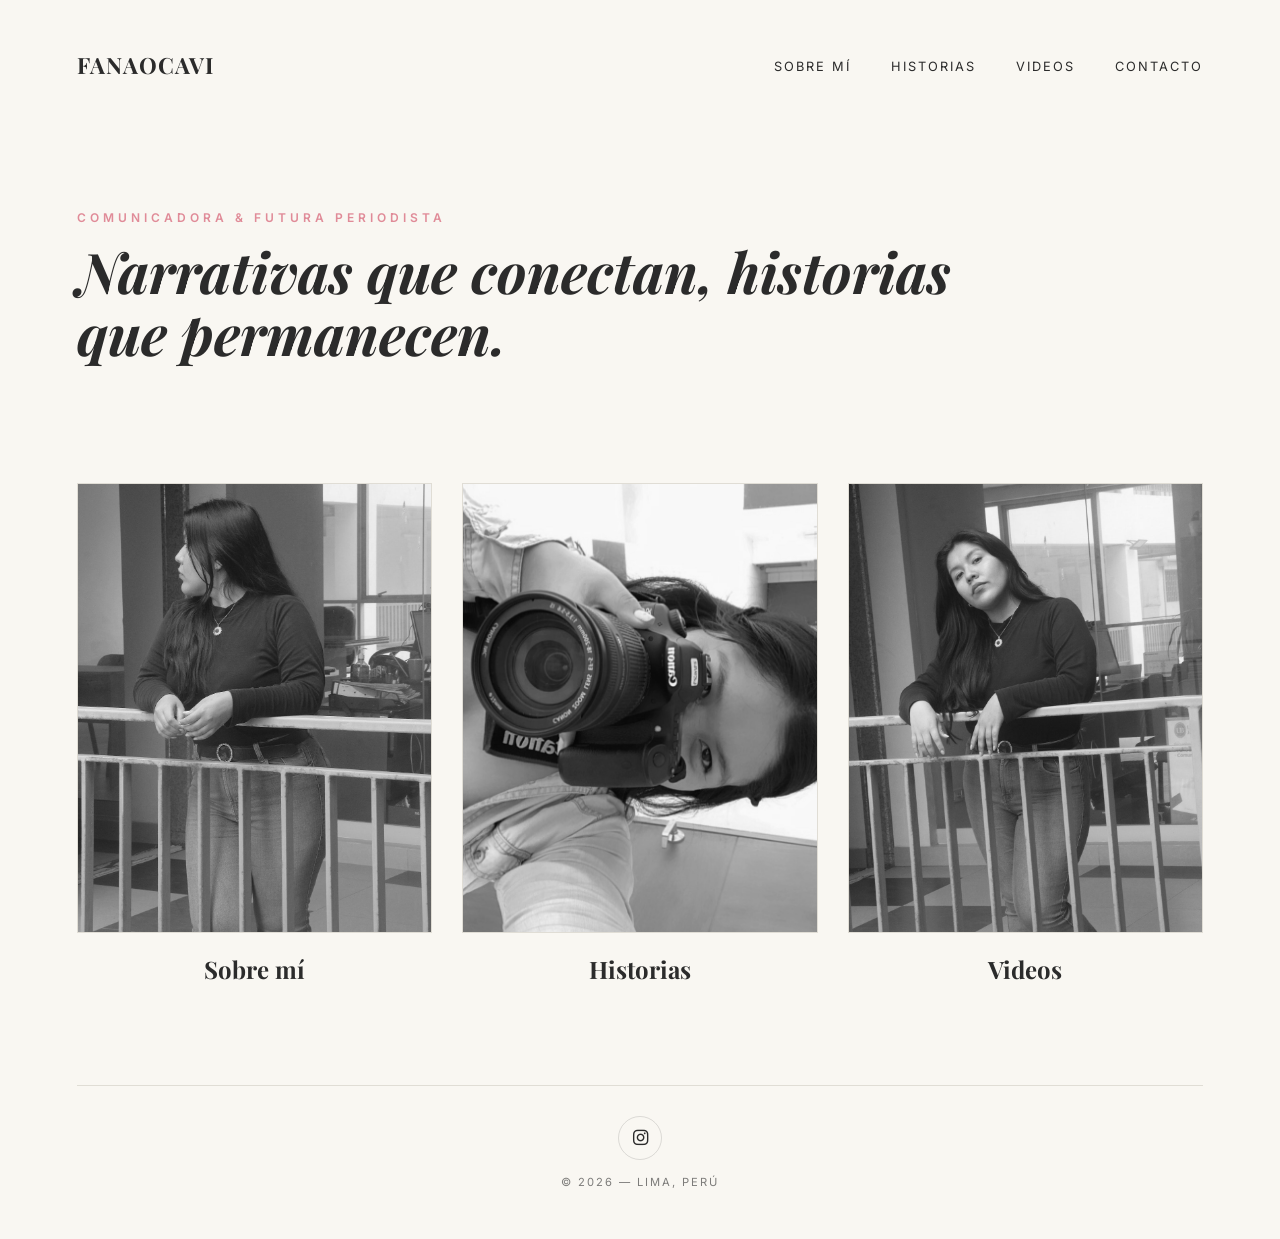
<file: index.html>
<!DOCTYPE html>
<html lang="es">
<head>
    <meta charset="UTF-8">
    <link rel="stylesheet" href="https://cdnjs.cloudflare.com/ajax/libs/font-awesome/6.0.0/css/all.min.css">
    <meta name="viewport" content="width=device-width, initial-scale=1.0">
    <title>Portafolio | Periodismo & Comunicación</title>
    <link href="https://fonts.googleapis.com/css2?family=Inter:wght@300;400;600&family=Playfair+Display:ital,wght@0,700;1,700&display=swap" rel="stylesheet">
    <link rel="stylesheet" href="css/style.css">
</head>
<body>

    <nav class="navbar">
        <div class="logo">FANAOCAVI</div>
        <ul class="nav-links">
            <li><a href="sobre-mi.html">SOBRE MÍ</a></li>
            <li><a href="historias.html">HISTORIAS</a></li>
            <!-- Oculto temporalmente:
            <li><a href="fotografias.html">FOTOGRAFÍAS</a></li>
            -->
            <li><a href="videos.html">VIDEOS</a></li>
            <li><a href="contacto.html">CONTACTO</a></li>
        </ul>
    </nav>

    <header class="hero">
        <p class="subtitle">Comunicadora & Futura Periodista</p>
        <h1>Narrativas que conectan, historias que permanecen.</h1>
    </header>

    <section class="grid-container">
        <!-- Tarjeta 1: Sobre mí -->
        <div class="grid-item">
            <a href="sobre-mi.html">
                <div class="image-wrapper">
                    <div class="overlay"></div>
                    <img src="img/Fanao.jpg" alt="Sobre mí">
                </div>
                <h3>Sobre mí</h3>
            </a>
        </div>

        <!-- Tarjeta 2: Historias (Ahora con la foto fanao4.jpg) -->
        <div class="grid-item">
            <a href="historias.html">
                <div class="image-wrapper">
                    <div class="overlay"></div>
                    <img src="img/fanao7.png" alt="Historias">
                </div>
                <h3>Historias</h3>
            </a>
        </div>

        <!-- Tarjeta 3: Videos (Ahora con la foto fanao2.jpg que estaba en fotografías) -->
        <div class="grid-item">
            <a href="videos.html">
                <div class="image-wrapper">
                    <div class="overlay"></div>
                    <img src="img/fanao2.jpg" alt="Videos">
                </div>
                <h3>Videos</h3>
            </a>
        </div>
    </section>

    <footer class="footer">
        <div class="footer-line"></div>
        <div class="social-icons">
            <a href="https://www.instagram.com/fanaocavi_/" target="_blank" rel="noopener noreferrer" aria-label="Instagram">
                <i class="fab fa-instagram"></i>
            </a>
            <!-- <a href="https://www.tiktok.com/@fanaocavi" target="_blank" rel="noopener noreferrer" aria-label="TikTok">
                <i class="fab fa-tiktok"></i>
            </a> -->
        </div>
        <p>© 2026 — Lima, Perú</p>
    </footer>

</body>
</html>
</file>
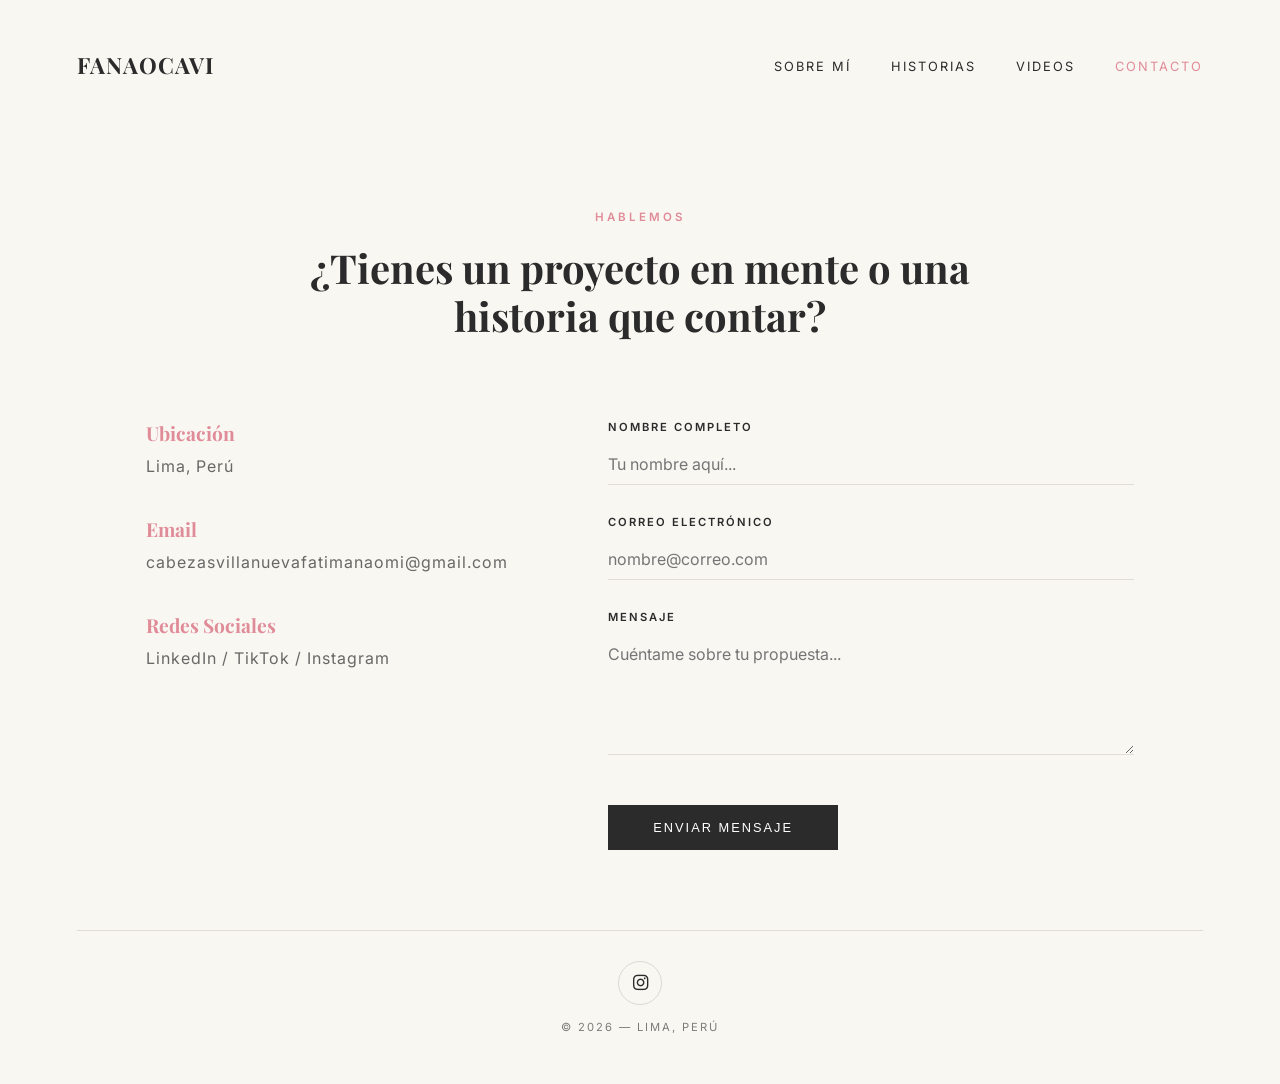
<file: contacto.html>
<!DOCTYPE html>
<html lang="es">
<head>
    <meta charset="UTF-8">
    <meta name="viewport" content="width=device-width, initial-scale=1.0">
    <title>Contacto | FANAOCAVI</title>
    <link href="https://fonts.googleapis.com/css2?family=Inter:wght@300;400;600&family=Playfair+Display:ital,wght@0,700;1,700&display=swap" rel="stylesheet">
    <link rel="stylesheet" href="https://cdnjs.cloudflare.com/ajax/libs/font-awesome/6.0.0/css/all.min.css">
    <link rel="stylesheet" href="css/style.css">
</head>
<body>

    <nav class="navbar">
        <div class="logo"><a href="index.html" style="text-decoration:none; color:inherit;">FANAOCAVI</a></div>
        <ul class="nav-links">
            <li><a href="sobre-mi.html">SOBRE MÍ</a></li>
            <li><a href="historias.html">HISTORIAS</a></li>
            <!-- Oculto temporalmente:
            <li><a href="fotografias.html">FOTOGRAFÍAS</a></li>
            -->
            <li><a href="videos.html">VIDEOS</a></li>
            <li><a href="contacto.html" style="color: var(--rosa-acento);">CONTACTO</a></li>
        </ul>
    </nav>

    <main class="contact-section">
        <header class="contact-header">
            <p class="intro-tag">Hablemos</p>
            <h1>¿Tienes un proyecto en mente o una historia que contar?</h1>
        </header>

        <div class="contact-container">
            <div class="contact-info">
                <div class="info-item">
                    <h3>Ubicación</h3>
                    <p>Lima, Perú</p>
                </div>
                <div class="info-item">
                    <h3>Email</h3>
                    <p><a href="mailto:cabezasvillanuevafatimanaomi@gmail.com" style="text-decoration:none; color:inherit;">cabezasvillanuevafatimanaomi@gmail.com</a></p>
                </div>
                <div class="info-item">
                    <h3>Redes Sociales</h3>
                    <p>LinkedIn / TikTok / Instagram</p>
                </div>
            </div>

            <!-- Formulario conectado a tu endpoint de Formspree -->
            <form class="contact-form" action="https://formspree.io/f/mvkkonqv" method="POST">
                <div class="form-group">
                    <label>Nombre Completo</label>
                    <input type="text" name="name" placeholder="Tu nombre aquí..." required>
                </div>
                <div class="form-group">
                    <label>Correo Electrónico</label>
                    <input type="email" name="_replyto" placeholder="nombre@correo.com" required>
                </div>
                <div class="form-group">
                    <label>Mensaje</label>
                    <textarea name="message" rows="5" placeholder="Cuéntame sobre tu propuesta..." required></textarea>
                </div>
                <button type="submit" class="btn-send">ENVIAR MENSAJE</button>
            </form>
        </div>
    </main>

    <footer class="footer">
        <div class="footer-line"></div>
        <div class="social-icons">
            <a href="https://www.instagram.com/fanaocavi_/" target="_blank" rel="noopener noreferrer" aria-label="Instagram">
                <i class="fab fa-instagram"></i>
            </a>
           <!-- <a href="https://www.tiktok.com/@fanaocavi" target="_blank" rel="noopener noreferrer" aria-label="TikTok">
                <i class="fab fa-tiktok"></i> -->
            </a>
        </div>
        <p>© 2026 — Lima, Perú</p>
    </footer>

</body>
</html>
</file>
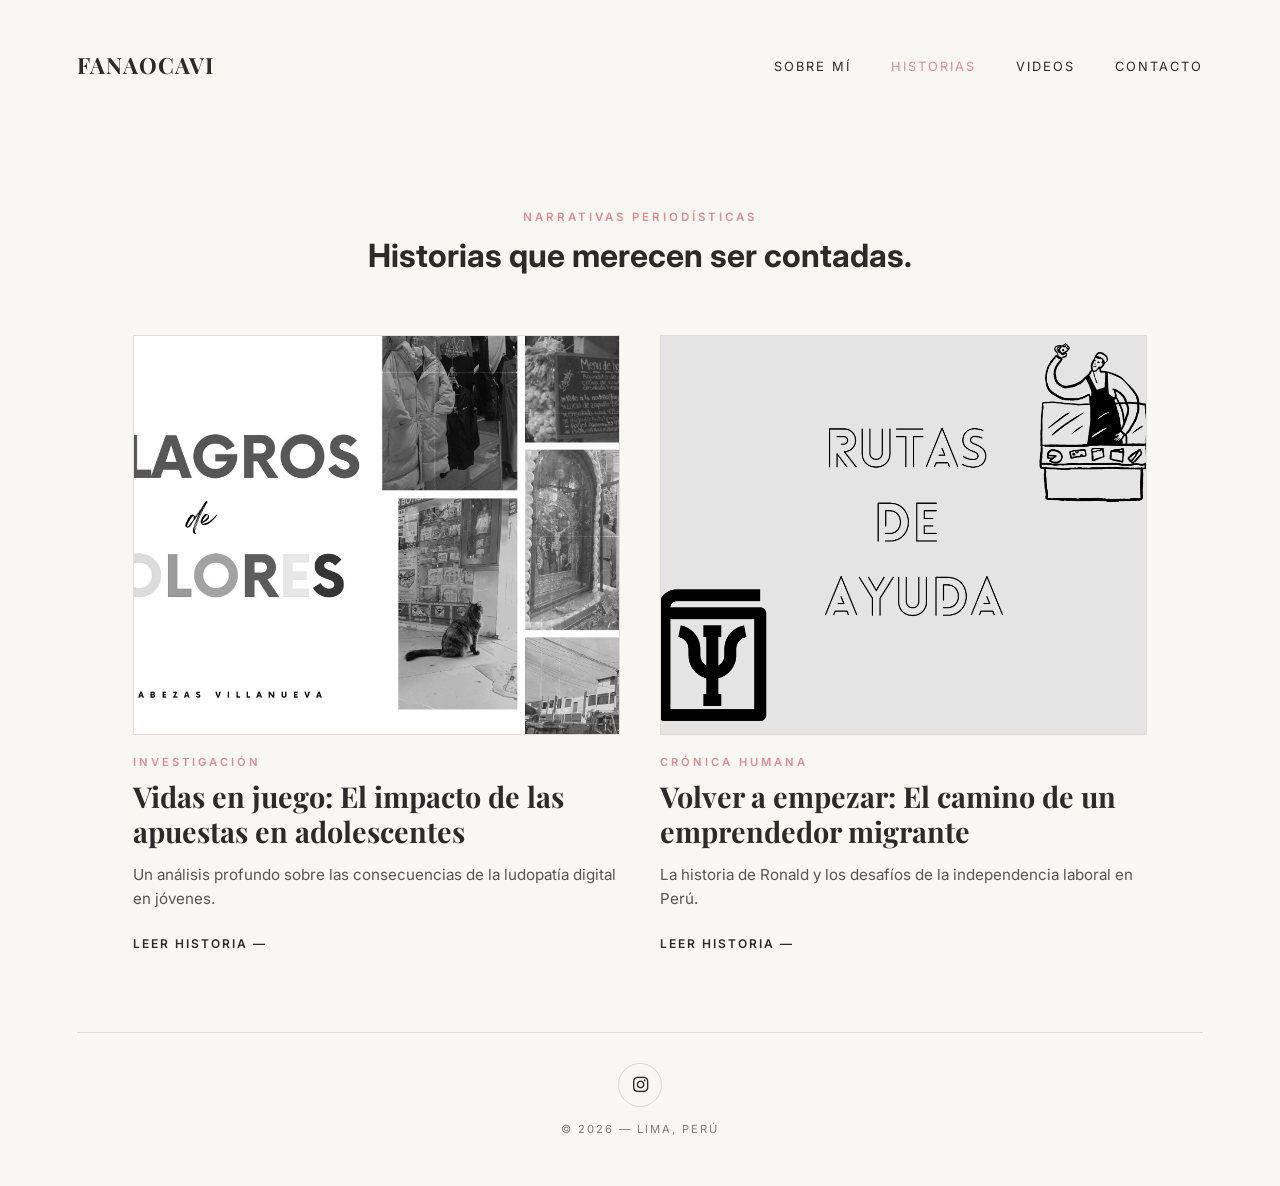
<file: historias.html>
<!DOCTYPE html>
<html lang="es">
<head>
    <meta charset="UTF-8">
    <meta name="viewport" content="width=device-width, initial-scale=1.0">
    <title>Historias | FANAOCAVI</title>
    <link href="https://fonts.googleapis.com/css2?family=Inter:wght@300;400;600&family=Playfair+Display:ital,wght@0,700;1,700&display=swap" rel="stylesheet">
    <link rel="stylesheet" href="https://cdnjs.cloudflare.com/ajax/libs/font-awesome/6.0.0/css/all.min.css">
    <link rel="stylesheet" href="css/style.css">
</head>
<body>

    <!-- Navegación -->
    <nav class="navbar">
        <div class="logo"><a href="index.html" style="text-decoration:none; color:inherit;">FANAOCAVI</a></div>
        <ul class="nav-links">
            <li><a href="sobre-mi.html">SOBRE MÍ</a></li>
            <li><a href="historias.html" style="color: var(--rosa-acento);">HISTORIAS</a></li>
              <!-- Oculto temporalmente:
            <li><a href="fotografias.html">FOTOGRAFÍAS</a></li>
            -->
            <li><a href="videos.html">VIDEOS</a></li>
            <li><a href="contacto.html">CONTACTO</a></li>
        </ul>
    </nav>

    <!-- Contenido Principal -->
    <main class="stories-section">
        <header class="stories-header">
            <p class="intro-tag">Narrativas periodísticas</p>
            <h1>Historias que merecen ser contadas.</h1>
        </header>

        <div class="stories-grid">
            
            <!-- Historia 1: Milagros de Colores -->
            <article class="story-item">
                <div class="grid-item">
                    <div class="image-wrapper">
                        <div class="overlay"></div>
                        <img src="img/milagros_colores.jpg" alt="Vidas en Juego">
                    </div>
                </div>
                <div class="story-info">
                    <span class="category">Investigación</span>
                    <h2>Vidas en juego: El impacto de las apuestas en adolescentes</h2>
                    <p>Un análisis profundo sobre las consecuencias de la ludopatía digital en jóvenes.</p>
                    <button type="button" class="read-more" onclick="openStory('historia1')">LEER HISTORIA —</button>
                </div>
            </article>

            <!-- Historia 2: Rutas de Ayuda -->
            <article class="story-item">
                <div class="grid-item">
                    <div class="image-wrapper">
                        <div class="overlay"></div>
                        <img src="img/rutasdeayuda.png" alt="Migración">
                    </div>
                </div>
                <div class="story-info">
                    <span class="category">Crónica Humana</span>
                    <h2>Volver a empezar: El camino de un emprendedor migrante</h2>
                    <p>La historia de Ronald y los desafíos de la independencia laboral en Perú.</p>
                    <button type="button" class="read-more" onclick="openStory('historia2')">LEER HISTORIA —</button>
                </div>
            </article>

        </div>
    </main>

    <!-- Modal Visor Editorial: Láminas + Flechas + Miniaturas -->
    <div id="storyModal" class="modal">
        <span class="close-modal">&times;</span>

        <!-- Botones de flecha para pasar láminas -->
        <button class="modal-arrow prev" id="modalPrev" aria-label="Anterior">&#10094;</button>
        <button class="modal-arrow next" id="modalNext" aria-label="Siguiente">&#10095;</button>

        <div class="modal-content slider-mode">
            <!-- Fotos a tamaño completo -->
            <div id="modalBody" class="slider-container"></div>
            
            <!-- Tira inferior de miniaturas -->
            <div id="modalThumbs" class="thumbs-container"></div>
        </div>
    </div>

    <!-- Pie de página -->
    <footer class="footer">
    <div class="footer-line"></div>
    <div class="social-icons">
        <a href="https://www.instagram.com/fanaocavi_/" target="_blank" rel="noopener noreferrer" aria-label="Instagram">
            <i class="fab fa-instagram"></i>
        </a>
         <!-- <a href="https://www.tiktok.com/@fanaocavi" target="_blank" rel="noopener noreferrer" aria-label="TikTok">
                <i class="fab fa-tiktok"></i> -->
        </a>
    </div>
    <p>© 2026 — Lima, Perú</p>
</footer>

    <!-- Script único -->
    <script src="js/script.js"></script>
</body>
</html>
</file>
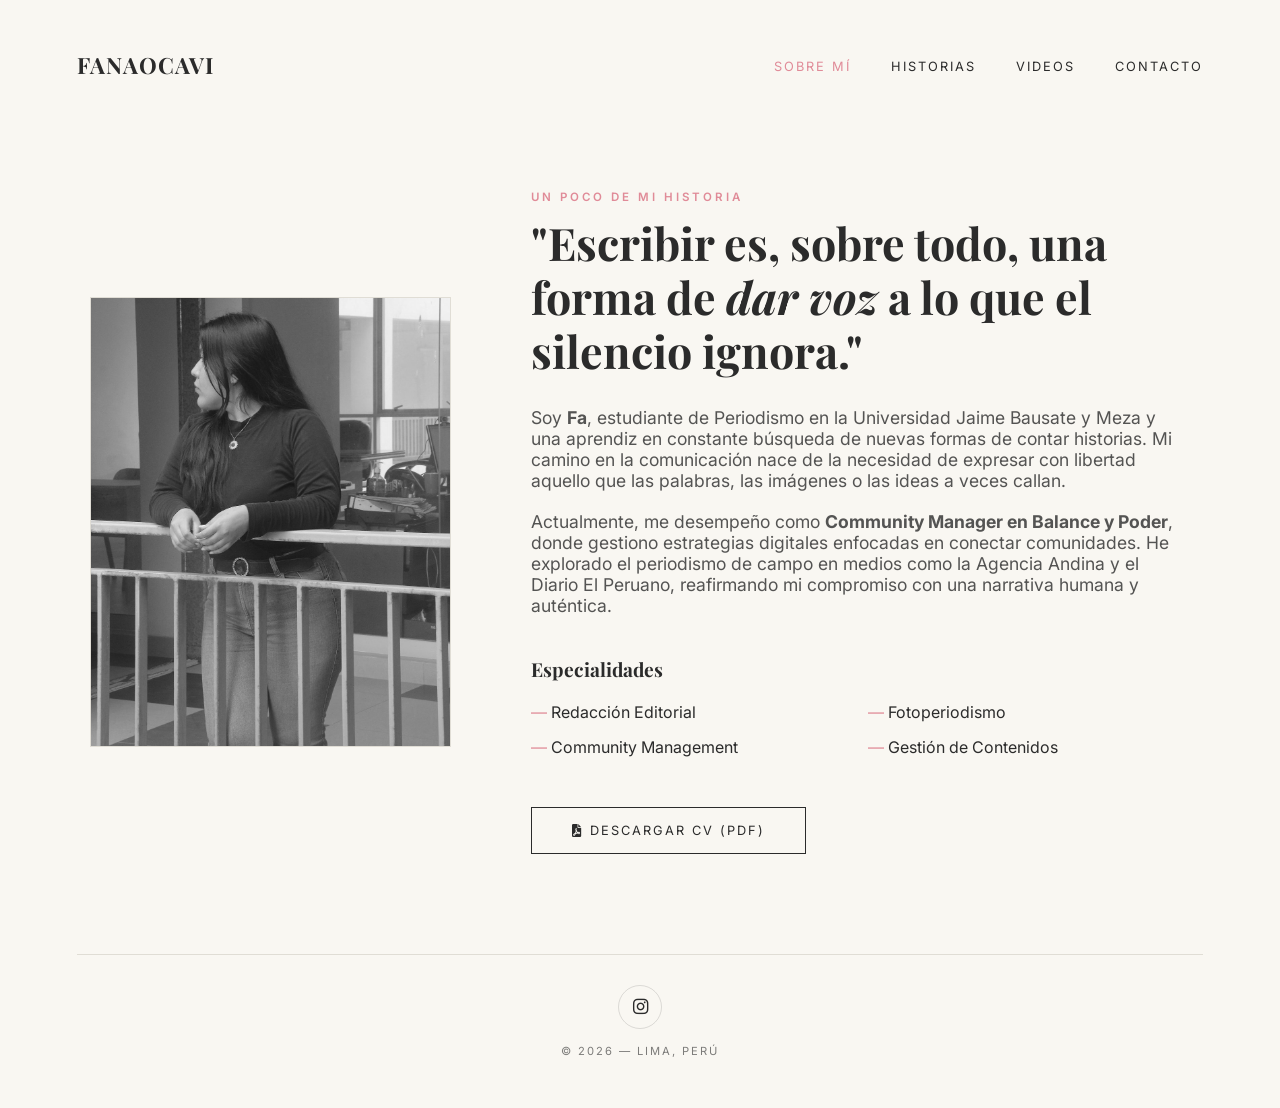
<file: sobre-mi.html>
<!DOCTYPE html>
<html lang="es">
<head>
    <meta charset="UTF-8">
    <meta name="viewport" content="width=device-width, initial-scale=1.0">
    <title>Sobre Mí | FANAOCAVI</title>
    <link href="https://fonts.googleapis.com/css2?family=Inter:wght@300;400;600&family=Playfair+Display:ital,wght@0,700;1,700&display=swap" rel="stylesheet">
    <link rel="stylesheet" href="https://cdnjs.cloudflare.com/ajax/libs/font-awesome/6.0.0/css/all.min.css">
    <link rel="stylesheet" href="css/style.css">
</head>
<body>

    <nav class="navbar">
        <div class="logo"><a href="index.html" style="text-decoration:none; color:inherit;">FANAOCAVI</a></div>
        <ul class="nav-links">
            <li><a href="sobre-mi.html" style="color: var(--rosa-acento);">SOBRE MÍ</a></li>
            <li><a href="historias.html">HISTORIAS</a></li>
            <!-- Oculto temporalmente:
            <li><a href="fotografias.html">FOTOGRAFÍAS</a></li>
            -->
            <li><a href="videos.html">VIDEOS</a></li>
            <li><a href="contacto.html">CONTACTO</a></li>
        </ul>
    </nav>

    <main class="about-section">
        <div class="about-container">
            
            <div class="grid-item">
                <div class="image-wrapper">
                    <div class="overlay"></div>
                    <img src="img/Fanao.jpg" alt="Sobre mí">
                </div>
            </div>

            <div class="about-content">
                <p class="intro-tag">Un poco de mi historia</p>
                <h1>"Escribir es, sobre todo, una forma de <i>dar voz</i> a lo que el silencio ignora."</h1>
                
                <div class="bio-text">
                    <p>Soy <b>Fa</b>, estudiante de Periodismo en la Universidad Jaime Bausate y Meza y una aprendiz en constante búsqueda de nuevas formas de contar historias. Mi camino en la comunicación nace de la necesidad de expresar con libertad aquello que las palabras, las imágenes o las ideas a veces callan.</p>
                    
                    <p>Actualmente, me desempeño como <b>Community Manager en Balance y Poder</b>, donde gestiono estrategias digitales enfocadas en conectar comunidades. He explorado el periodismo de campo en medios como la Agencia Andina y el Diario El Peruano, reafirmando mi compromiso con una narrativa humana y auténtica.</p>
                </div>

                <div class="skills-list">
                    <h3>Especialidades</h3>
                    <ul>
                        <li>Redacción Editorial</li>
                        <li>Fotoperiodismo</li>
                        <li>Community Management</li>
                        <li>Gestión de Contenidos</li>
                    </ul>
                </div>

                <div class="cv-download-wrapper">
                    <a href="img/CV_Fatima_Cabezas.pdf" class="btn-cv" target="_blank" rel="noopener noreferrer">
                        <i class="fas fa-file-pdf"></i> Descargar CV (PDF)
                    </a>
                </div>
            </div>

        </div>
    </main>

    <footer class="footer">
        <div class="footer-line"></div>
        <div class="social-icons">
            <a href="https://www.instagram.com/fanaocavi_/" target="_blank" rel="noopener noreferrer" aria-label="Instagram">
                <i class="fab fa-instagram"></i>
            </a>
            <!-- TikTok oculto temporalmente:
            <a href="https://www.tiktok.com/@fanaocavi" target="_blank" rel="noopener noreferrer" aria-label="TikTok">
                <i class="fab fa-tiktok"></i>
            </a>
            -->
        </div>
        <p>© 2026 — Lima, Perú</p>
    </footer>

</body>
</html>
</file>
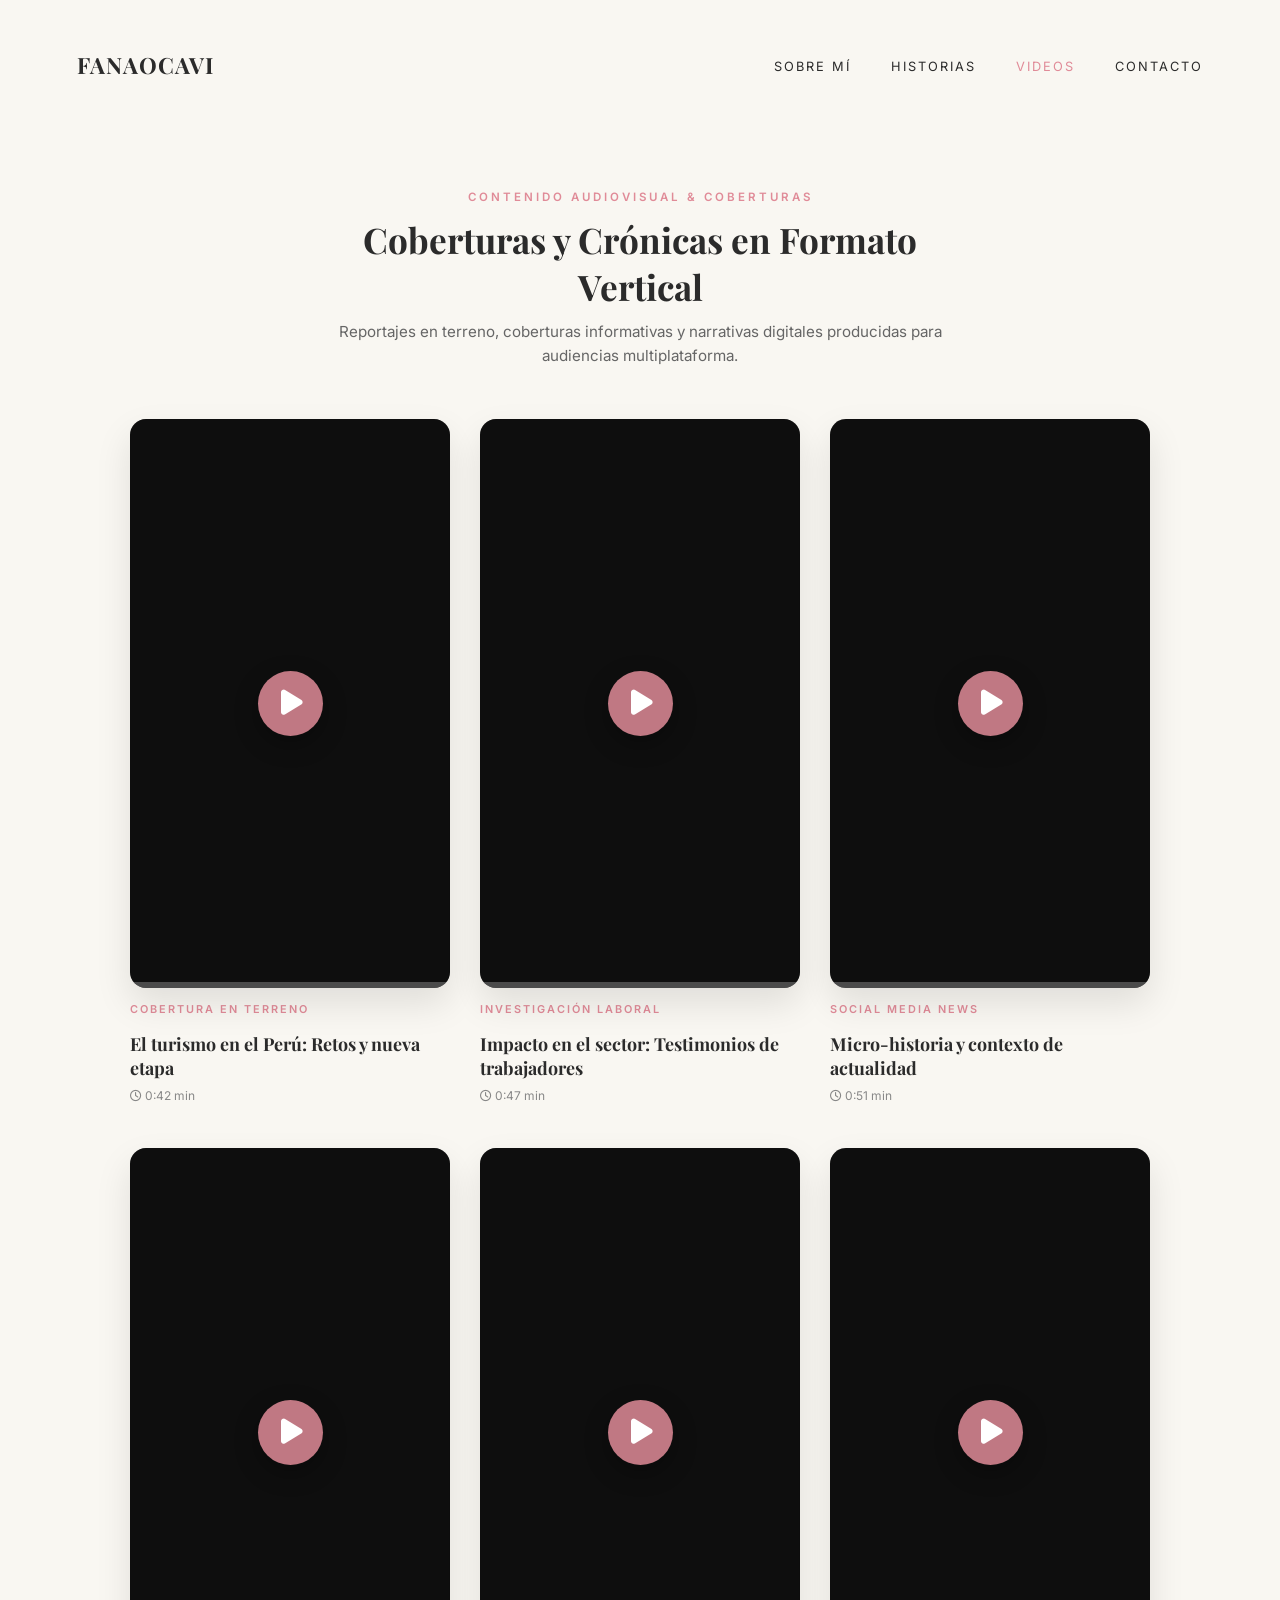
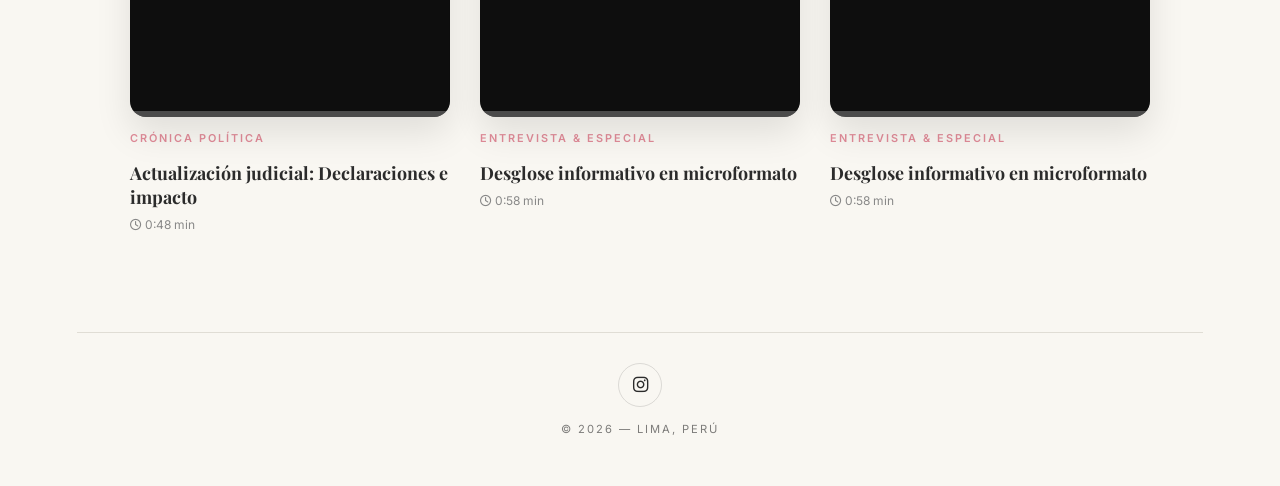
<file: videos.html>
<!DOCTYPE html>
<html lang="es">
<head>
    <meta charset="UTF-8">
    <meta name="viewport" content="width=device-width, initial-scale=1.0">
    <title>Videos | FANAOCAVI</title>
    <link href="https://fonts.googleapis.com/css2?family=Inter:wght@300;400;600&family=Playfair+Display:ital,wght@0,700;1,700&display=swap" rel="stylesheet">
    <link rel="stylesheet" href="https://cdnjs.cloudflare.com/ajax/libs/font-awesome/6.0.0/css/all.min.css">
    <link rel="stylesheet" href="css/style.css">
</head>
<body>

    <nav class="navbar">
        <div class="logo"><a href="index.html" style="text-decoration:none; color:inherit;">FANAOCAVI</a></div>
        <ul class="nav-links">
            <li><a href="sobre-mi.html">SOBRE MÍ</a></li>
            <li><a href="historias.html">HISTORIAS</a></li>
             <!-- Oculto temporalmente:
            <li><a href="fotografias.html">FOTOGRAFÍAS</a></li>
            -->
            <li><a href="videos.html" style="color: var(--rosa-acento);">VIDEOS</a></li>
            <li><a href="contacto.html">CONTACTO</a></li>
        </ul>
    </nav>

    <main class="videos-section">
        <header class="videos-header">
            <p class="intro-tag">Contenido Audiovisual & Coberturas</p>
            <h1>Coberturas y Crónicas en Formato Vertical</h1>
            <p class="section-desc">Reportajes en terreno, coberturas informativas y narrativas digitales producidas para audiencias multiplataforma.</p>
        </header>

        <div class="reels-grid">
            <!-- Video 1 -->
            <article class="reel-card">
                <div class="video-wrapper">
                    <video src="img/video1.mp4" playsinline loop preload="metadata"></video>
                    <div class="play-overlay">
                        <i class="fas fa-play"></i>
                    </div>
                    <div class="video-progress-bar">
                        <div class="video-progress-fill"></div>
                    </div>
                </div>
                <div class="reel-info">
                    <span class="category">Cobertura en Terreno</span>
                    <h3>El turismo en el Perú: Retos y nueva etapa</h3>
                    <span class="video-time"><i class="far fa-clock"></i> 0:42 min</span>
                </div>
            </article>

            <!-- Video 2 -->
            <article class="reel-card">
                <div class="video-wrapper">
                    <video src="img/video2.mp4" playsinline loop preload="metadata"></video>
                    <div class="play-overlay">
                        <i class="fas fa-play"></i>
                    </div>
                    <div class="video-progress-bar">
                        <div class="video-progress-fill"></div>
                    </div>
                </div>
                <div class="reel-info">
                    <span class="category">Investigación Laboral</span>
                    <h3>Impacto en el sector: Testimonios de trabajadores</h3>
                    <span class="video-time"><i class="far fa-clock"></i> 0:47 min</span>
                </div>
            </article>

            <!-- Video 3 -->
            <article class="reel-card">
                <div class="video-wrapper">
                    <video src="img/video3.mp4#t=0.5" playsinline loop preload="metadata"></video>
                    <div class="play-overlay">
                        <i class="fas fa-play"></i>
                    </div>
                    <div class="video-progress-bar">
                        <div class="video-progress-fill"></div>
                    </div>
                </div>
                <div class="reel-info">
                    <span class="category">Social Media News</span>
                    <h3>Micro-historia y contexto de actualidad</h3>
                    <span class="video-time"><i class="far fa-clock"></i> 0:51 min</span>
                </div>
            </article>

            <!-- Video 4 -->
            <article class="reel-card">
                <div class="video-wrapper">
                    <video src="img/video4.mp4" playsinline loop preload="metadata"></video>
                    <div class="play-overlay">
                        <i class="fas fa-play"></i>
                    </div>
                    <div class="video-progress-bar">
                        <div class="video-progress-fill"></div>
                    </div>
                </div>
                <div class="reel-info">
                    <span class="category">Crónica Política</span>
                    <h3>Actualización judicial: Declaraciones e impacto</h3>
                    <span class="video-time"><i class="far fa-clock"></i> 0:48 min</span>
                </div>
            </article>

            <!-- Video 5 -->
            <article class="reel-card">
                <div class="video-wrapper">
                    <video src="img/video5.mp4" playsinline loop preload="metadata"></video>
                    <div class="play-overlay">
                        <i class="fas fa-play"></i>
                    </div>
                    <div class="video-progress-bar">
                        <div class="video-progress-fill"></div>
                    </div>
                </div>
                <div class="reel-info">
                    <span class="category">Entrevista & Especial</span>
                    <h3>Desglose informativo en microformato</h3>
                    <span class="video-time"><i class="far fa-clock"></i> 0:58 min</span>
                </div>
            </article>
             <!-- Video 6 -->
            <article class="reel-card">
                <div class="video-wrapper">
                    <video src="img/video6.mp4" playsinline loop preload="metadata"></video>
                    <div class="play-overlay">
                        <i class="fas fa-play"></i>
                    </div>
                    <div class="video-progress-bar">
                        <div class="video-progress-fill"></div>
                    </div>
                </div>
                <div class="reel-info">
                    <span class="category">Entrevista & Especial</span>
                    <h3>Desglose informativo en microformato</h3>
                    <span class="video-time"><i class="far fa-clock"></i> 0:58 min</span>
                </div>
            </article>
        </div>
    </main>

    <footer class="footer">
        <div class="footer-line"></div>
        <div class="social-icons">
            <a href="https://www.instagram.com/fanaocavi_/" target="_blank" rel="noopener noreferrer" aria-label="Instagram">
                <i class="fab fa-instagram"></i>
            </a>
           <!-- <a href="https://www.tiktok.com/@fanaocavi" target="_blank" rel="noopener noreferrer" aria-label="TikTok">
                <i class="fab fa-tiktok"></i> -->
            </a>
        </div>
        <p>© 2026 — Lima, Perú</p>
    </footer>

    <script src="js/script.js"></script>
</body>
</html>
</file>
<file: css/style.css>
/* ==========================================================================
   1. VARIABLES Y CONFIGURACIÓN BASE
   ========================================================================== */
:root {
    --fondo-crema: #F9F7F2;
    --rosa-acento: #e08b98;
    --texto-oscuro: #2B2B2B;
    --lineas: #E0DDD5;
}

* {
    margin: 0;
    padding: 0;
    box-sizing: border-box;
}

body {
    background-color: var(--fondo-crema);
    color: var(--texto-oscuro);
    font-family: 'Inter', sans-serif;
    padding: 0 6%;
    overflow-x: hidden;
}

/* Animaciones globales */
@keyframes reveal-up {
    0% {
        opacity: 0;
        transform: translateY(30px);
    }
    100% {
        opacity: 1;
        transform: translateY(0);
    }
}

main, 
.grid-container, 
.gallery-container, 
.about-container, 
.contact-container,
.stories-section {
    animation: reveal-up 1.2s cubic-bezier(0.2, 1, 0.3, 1) forwards;
}

.grid-item:nth-child(1) { animation-delay: 0.2s; }
.grid-item:nth-child(2) { animation-delay: 0.4s; }
.grid-item:nth-child(3) { animation-delay: 0.6s; }

/* ==========================================================================
   2. NAVEGACIÓN Y ENCABEZADOS COMUNES
   ========================================================================== */
.navbar {
    display: flex;
    justify-content: space-between;
    align-items: center;
    padding: 50px 0;
}

.logo {
    font-family: 'Playfair Display', serif;
    font-weight: 700;
    font-size: 1.4rem;
    letter-spacing: 1px;
}

.nav-links {
    list-style: none;
    display: flex;
}

.nav-links li { 
    margin-left: 40px; 
}

.nav-links a {
    text-decoration: none;
    color: var(--texto-oscuro);
    font-size: 0.8rem;
    text-transform: uppercase;
    letter-spacing: 2px;
    transition: color 0.3s ease;
}

.nav-links a:hover { 
    color: var(--rosa-acento); 
}

.intro-tag {
    text-transform: uppercase;
    letter-spacing: 3px;
    font-size: 0.72rem;
    color: var(--rosa-acento);
    margin-bottom: 12px;
    font-weight: 600;
    display: block;
}

/* ==========================================================================
   3. INICIO / HOME (GRID PRINCIPAL)
   ========================================================================== */
.hero {
    padding: 80px 0 120px 0;
    max-width: 900px;
}

.subtitle {
    text-transform: uppercase;
    letter-spacing: 4px;
    font-size: 0.75rem;
    color: var(--rosa-acento);
    margin-bottom: 15px;
    font-weight: 600;
}

.hero h1 {
    font-family: 'Playfair Display', serif;
    font-size: 3.5rem;
    line-height: 1.1;
    font-style: italic;
}

.grid-container {
    display: grid;
    grid-template-columns: repeat(auto-fit, minmax(300px, 1fr));
    gap: 30px;
    margin-bottom: 100px;
}

.image-wrapper {
    position: relative;
    width: 100%;
    height: 450px;
    overflow: hidden;
    background-color: var(--lineas);
    border: 1px solid var(--lineas);
}

.image-wrapper img {
    width: 100%;
    height: 100%;
    object-fit: cover;
    filter: grayscale(100%);
    transition: transform 0.6s ease, filter 0.6s ease;
}

.grid-item:hover img {
    filter: grayscale(0%);
    transform: scale(1.05);
}

.overlay {
    position: absolute;
    top: 0; 
    left: 0; 
    width: 100%; 
    height: 100%;
    z-index: 1;
    transition: background-color 0.4s ease;
}

.grid-item:hover .overlay {
    background-color: rgba(232, 162, 175, 0.2);
}

.grid-item h3 {
    margin-top: 20px;
    font-family: 'Playfair Display', serif;
    font-size: 1.5rem;
    text-align: center;
}

.grid-item a { 
    text-decoration: none; 
    color: var(--texto-oscuro); 
}

/* ==========================================================================
   4. MARQUEE / LOGOS INFINITOS
   ========================================================================== */
.carrusel-medios {
    width: 100%;
    padding: 40px 0;
    background-color: var(--fondo-crema);
    overflow: hidden;
    position: relative;
}

.marquee-container {
    display: flex;
    width: 100%;
    overflow: hidden;
    mask-image: linear-gradient(to right, transparent, black 15%, black 85%, transparent);
    -webkit-mask-image: linear-gradient(to right, transparent, black 15%, black 85%, transparent);
}

.marquee-content {
    display: flex;
    align-items: center;
    gap: 80px;
    flex-shrink: 0;
    min-width: 100%;
    animation: scroll-infinito 30s linear infinite;
}

.marquee-content img {
    height: 40px;
    width: auto;
    filter: grayscale(100%);
    opacity: 0.5;
    transition: all 0.3s ease;
}

.marquee-content img:hover {
    filter: grayscale(0%);
    opacity: 1;
    transform: scale(1.1);
}

@keyframes scroll-infinito {
    0% { transform: translateX(0); }
    100% { transform: translateX(-50%); }
}

.marquee-container:hover .marquee-content {
    animation-play-state: paused;
}

/* ==========================================================================
   5. FOTOGRAFÍAS
   ========================================================================== */
.page-header {
    text-align: center;
    padding: 60px 0;
}

.gallery-container {
    display: grid;
    grid-template-columns: repeat(auto-fit, minmax(350px, 1fr));
    gap: 40px;
    margin-bottom: 100px;
}

.gallery-item {
    display: flex;
    flex-direction: column;
}

.gallery-item .image-wrapper {
    height: 500px;
}

.photo-caption {
    margin-top: 15px;
    font-size: 0.8rem;
    text-transform: uppercase;
    letter-spacing: 1px;
    color: var(--texto-oscuro);
    opacity: 0.8;
    font-weight: 600;
}

/* ==========================================================================
   6. SOBRE MÍ
   ========================================================================== */
.about-section {
    padding: 60px 0 100px 0;
}

.about-container {
    display: flex;
    align-items: center;
    gap: 80px;
    max-width: 1100px;
    margin: 0 auto;
}

.about-image {
    flex: 1;
    position: relative;
}

.about-image img {
    width: 100%;
    height: 600px;
    object-fit: cover;
    filter: grayscale(100%);
    position: relative;
    z-index: 2;
}

.about-content {
    flex: 1.2;
}

.about-content h1 {
    font-family: 'Playfair Display', serif;
    font-size: 2.8rem;
    line-height: 1.2;
    margin-bottom: 30px;
}

.bio-text p {
    font-size: 1.1rem;
    margin-bottom: 20px;
    opacity: 0.8;
}

.skills-list h3 {
    font-family: 'Playfair Display', serif;
    font-size: 1.2rem;
    margin: 40px 0 20px 0;
}

.skills-list ul {
    list-style: none;
    display: grid;
    grid-template-columns: 1fr 1fr;
    gap: 15px;
}

.skills-list li::before {
    content: "— ";
    color: var(--rosa-acento);
}

.btn-cv {
    display: inline-block;
    margin-top: 50px;
    padding: 15px 40px;
    border: 1px solid var(--texto-oscuro);
    text-decoration: none;
    color: var(--texto-oscuro);
    text-transform: uppercase;
    font-size: 0.8rem;
    letter-spacing: 2px;
    transition: 0.3s;
}

.btn-cv:hover {
    background-color: var(--texto-oscuro);
    color: white;
}

/* ==========================================================================
   7. CONTACTO
   ========================================================================== */
.contact-section {
    padding: 80px 5%;
    max-width: 1100px;
    margin: 0 auto;
}

.contact-header {
    text-align: center;
    margin-bottom: 80px;
}

.contact-header h1 {
    font-family: 'Playfair Display', serif;
    font-size: 2.5rem;
    max-width: 700px;
    margin: 20px auto;
    line-height: 1.2;
}

.contact-container {
    display: grid;
    grid-template-columns: 1fr 1.5fr;
    gap: 100px;
}

.info-item {
    margin-bottom: 40px;
}

.info-item h3 {
    font-family: 'Playfair Display', serif;
    font-size: 1.2rem;
    margin-bottom: 10px;
    color: var(--rosa-acento);
}

.info-item p {
    font-size: 1rem;
    opacity: 0.7;
    letter-spacing: 1px;
}

.contact-form {
    display: flex;
    flex-direction: column;
    gap: 30px;
}

.form-group {
    display: flex;
    flex-direction: column;
    gap: 10px;
}

.form-group label {
    font-size: 0.7rem;
    text-transform: uppercase;
    letter-spacing: 2px;
    font-weight: 600;
}

.form-group input, 
.form-group textarea {
    background: transparent;
    border: none;
    border-bottom: 1px solid var(--lineas);
    padding: 10px 0;
    font-family: 'Inter', sans-serif;
    font-size: 1rem;
    color: var(--texto-oscuro);
    transition: border-color 0.3s ease;
}

.form-group input:focus, 
.form-group textarea:focus {
    outline: none;
    border-bottom: 1px solid var(--rosa-acento);
}

.btn-send {
    align-self: flex-start;
    padding: 15px 45px;
    background: var(--texto-oscuro);
    color: white;
    border: none;
    font-size: 0.8rem;
    letter-spacing: 2px;
    cursor: pointer;
    transition: 0.3s;
    margin-top: 20px;
}

.btn-send:hover {
    background: var(--rosa-acento);
    transform: translateY(-3px);
}

/* ==========================================================================
   8. HISTORIAS Y VISOR EDITORIAL (MODAL)
   ========================================================================== */
.stories-section {
    padding: 80px 5%;
    max-width: 1200px;
    margin: 0 auto;
}

.stories-header {
    text-align: center;
    margin-bottom: 60px;
}

.stories-grid {
    display: grid;
    grid-template-columns: repeat(auto-fit, minmax(320px, 1fr));
    gap: 80px 40px;
}

.story-item {
    display: flex;
    flex-direction: column;
    gap: 20px;
}

.story-item .image-wrapper {
    height: 400px;
    background-color: var(--fondo-crema);
}

.category {
    font-size: 0.7rem;
    color: var(--rosa-acento);
    text-transform: uppercase;
    letter-spacing: 3px;
    font-weight: 600;
    margin-bottom: 10px;
    display: block;
}

.story-info h2 {
    font-family: 'Playfair Display', serif;
    font-size: 1.8rem;
    line-height: 1.2;
    margin-bottom: 15px;
    color: var(--texto-oscuro);
}

.story-info p {
    font-size: 0.95rem;
    line-height: 1.6;
    color: #555;
    margin-bottom: 20px;
}

.read-more {
    background: none;
    border: none;
    cursor: pointer;
    font-family: inherit;
    font-size: 0.75rem;
    font-weight: 600;
    letter-spacing: 2px;
    color: var(--texto-oscuro);
    padding: 0;
    transition: 0.3s ease;
    display: inline-block;
}

.read-more:hover {
    color: var(--rosa-acento);
    padding-left: 10px;
}

/* Modal fondo */
.modal {
    display: none;
    position: fixed;
    inset: 0;
    z-index: 10000;
    background-color: rgba(10, 10, 10, 0.95);
    backdrop-filter: blur(10px);
    justify-content: center;
    align-items: center;
}

.close-modal {
    position: fixed;
    top: 25px;
    right: 35px;
    color: #ffffff;
    font-size: 42px;
    font-weight: 300;
    line-height: 1;
    cursor: pointer;
    z-index: 10003;
    transition: color 0.25s ease, transform 0.25s ease;
    user-select: none;
}

.close-modal:hover {
    color: var(--rosa-acento);
    transform: scale(1.15);
}

.modal-content.slider-mode {
    display: flex;
    flex-direction: column;
    align-items: center;
    justify-content: space-between;
    width: 100vw;
    height: 90vh;
    padding: 20px 0 10px;
    box-sizing: border-box;
}

.slider-container {
    display: flex;
    gap: 30px;
    overflow-x: auto;
    scroll-snap-type: x mandatory;
    scroll-behavior: smooth;
    width: 100%;
    height: calc(100% - 90px);
    padding: 10px calc(50vw - 320px);
    box-sizing: border-box;
    align-items: center;
    scrollbar-width: none;
}

.slider-container::-webkit-scrollbar {
    display: none;
}

.slider-container img {
    flex: 0 0 auto;
    height: 100%;
    width: auto;
    max-width: 85vw;
    object-fit: contain;
    scroll-snap-align: center;
    border-radius: 6px;
    box-shadow: 0 15px 40px rgba(0, 0, 0, 0.65);
    user-select: none;
}

.modal-arrow {
    position: fixed;
    top: 50%;
    transform: translateY(-50%);
    background: rgba(255, 255, 255, 0.12);
    border: 1px solid rgba(255, 255, 255, 0.25);
    color: #ffffff;
    width: 52px;
    height: 52px;
    border-radius: 50%;
    cursor: pointer;
    font-size: 20px;
    display: flex;
    align-items: center;
    justify-content: center;
    transition: all 0.25s ease;
    z-index: 10002;
    backdrop-filter: blur(6px);
}

.modal-arrow:hover {
    background: var(--rosa-acento);
    border-color: var(--rosa-acento);
    transform: translateY(-50%) scale(1.1);
}

.modal-arrow.prev { left: 30px; }
.modal-arrow.next { right: 30px; }

.thumbs-container {
    display: flex;
    gap: 12px;
    overflow-x: auto;
    padding: 8px 20px;
    max-width: 80vw;
    height: 70px;
    align-items: center;
    scrollbar-width: thin;
    scrollbar-color: rgba(255, 255, 255, 0.2) transparent;
}

.thumbs-container::-webkit-scrollbar {
    height: 4px;
}

.thumbs-container::-webkit-scrollbar-thumb {
    background: rgba(255, 255, 255, 0.25);
    border-radius: 4px;
}

.thumbs-container img {
    height: 50px;
    width: auto;
    border-radius: 4px;
    opacity: 0.4;
    cursor: pointer;
    transition: all 0.2s ease;
    border: 2px solid transparent;
    flex-shrink: 0;
}

.thumbs-container img:hover {
    opacity: 0.85;
}

.thumbs-container img.active-thumb {
    opacity: 1;
    border-color: var(--rosa-acento);
    transform: scale(1.08);
}

/* ==========================================================================
   9. VIDEOS / REELS
   ========================================================================== */
.videos-section {
    max-width: 1200px;
    margin: 0 auto;
    padding: 60px 24px 100px;
}

.videos-header {
    text-align: center;
    max-width: 650px;
    margin: 0 auto 50px;
}

.videos-header h1 {
    font-family: 'Playfair Display', serif;
    font-size: 2.2rem;
    color: var(--texto-oscuro);
    margin: 10px 0;
}

.section-desc {
    font-size: 0.95rem;
    color: #666;
    line-height: 1.6;
    margin-top: 10px;
}

.reels-grid {
    display: grid;
    grid-template-columns: repeat(auto-fit, minmax(280px, 320px));
    gap: 45px 30px;
    justify-content: center;
}

.reel-card {
    display: flex;
    flex-direction: column;
    background: transparent;
    transition: transform 0.3s ease;
}

.reel-card:hover {
    transform: translateY(-6px);
}

.video-wrapper {
    position: relative;
    width: 100%;
    aspect-ratio: 9 / 16;
    background-color: #121212;
    border-radius: 16px;
    overflow: hidden;
    cursor: pointer;
    box-shadow: 0 16px 36px rgba(0, 0, 0, 0.1);
    transition: box-shadow 0.3s ease;
}

.video-wrapper:hover {
    box-shadow: 0 20px 45px rgba(224, 139, 152, 0.2);
}

.video-wrapper video {
    width: 100%;
    height: 100%;
    object-fit: cover;
    display: block;
}

.play-overlay {
    position: absolute;
    inset: 0;
    display: flex;
    align-items: center;
    justify-content: center;
    background: rgba(0, 0, 0, 0.25);
    transition: opacity 0.25s ease;
    pointer-events: none;
}

.play-overlay i {
    font-size: 1.8rem;
    color: #ffffff;
    width: 65px;
    height: 65px;
    background: rgba(224, 139, 152, 0.85);
    border-radius: 50%;
    display: flex;
    align-items: center;
    justify-content: center;
    padding-left: 4px;
    box-shadow: 0 8px 25px rgba(0, 0, 0, 0.3);
    transition: transform 0.25s ease;
}

.video-wrapper.is-playing .play-overlay {
    opacity: 0;
}

.reel-info {
    padding-top: 14px;
    display: flex;
    flex-direction: column;
    gap: 4px;
}

.reel-info .category {
    font-size: 0.68rem;
    letter-spacing: 2px;
    text-transform: uppercase;
    color: var(--rosa-acento);
    font-weight: 600;
}

.reel-info h3 {
    font-family: 'Playfair Display', serif;
    font-size: 1.12rem;
    line-height: 1.35;
    color: var(--texto-oscuro);
    margin: 2px 0 0;
}

.video-time {
    font-size: 0.75rem;
    color: #888;
    margin-top: 4px;
}

/* ==========================================================================
   10. FOOTER Y REDES SOCIALES
   ========================================================================== */
.footer {
    padding-bottom: 50px;
    text-align: center;
}

.footer-line {
    height: 1px;
    background-color: var(--lineas);
    margin-bottom: 30px;
}

.social-icons {
    display: flex;
    justify-content: center;
    gap: 24px;
    margin: 25px 0 15px;
}

.social-icons a {
    display: inline-flex;
    align-items: center;
    justify-content: center;
    width: 44px;
    height: 44px;
    border-radius: 50%;
    border: 1px solid rgba(0, 0, 0, 0.12);
    color: var(--texto-oscuro);
    font-size: 1.1rem;
    text-decoration: none;
    transition: all 0.3s cubic-bezier(0.2, 1, 0.3, 1);
    background-color: transparent;
}

.social-icons a:hover {
    color: #fff;
    background-color: var(--rosa-acento);
    border-color: var(--rosa-acento);
    transform: translateY(-3px);
}

.footer p {
    font-size: 0.7rem;
    letter-spacing: 2px;
    text-transform: uppercase;
    opacity: 0.6;
}

/* ==========================================================================
   11. MEDIA QUERIES GENERALES (MÓVIL <= 768px)
   ========================================================================== */
@media (max-width: 768px) {
    /* Navbar */
    .navbar {
        flex-direction: column;
        gap: 15px;
        padding: 20px 10px;
        text-align: center;
    }

    .nav-links {
        flex-wrap: wrap;
        justify-content: center;
        gap: 12px 16px;
        padding: 0;
        margin: 0;
    }

    .nav-links li {
        margin-left: 0;
    }

    .nav-links a {
        font-size: 0.72rem;
        letter-spacing: 1px;
    }

    /* Hero e Inicio */
    .hero h1 { 
        font-size: 2rem; 
        line-height: 1.25;
    }

    .grid-container {
        display: flex;
        flex-direction: column;
        gap: 40px;
    }

    .image-wrapper {
        height: 400px;
    }

    .grid-item img {
        object-position: center top;
    }

    /* Sobre mí */
    .about-container {
        flex-direction: column;
        gap: 40px;
    }

    .about-image img { 
        height: 400px; 
    }

    .about-content h1 { 
        font-size: 2rem; 
    }

    /* Contacto */
    .contact-container {
        grid-template-columns: 1fr;
        gap: 50px;
    }

    .contact-header h1 {
        font-size: 1.8rem;
    }

    /* Historias y Modal */
    .stories-section {
        padding: 40px 18px;
    }

    .stories-grid {
        grid-template-columns: 1fr;
    }

    .story-item .image-wrapper {
        height: 300px;
    }

    .modal-arrow {
        width: 40px;
        height: 40px;
        font-size: 16px;
    }

    .modal-arrow.prev { left: 12px; }
    .modal-arrow.next { right: 12px; }

    .slider-container {
        padding: 10px 5vw;
    }

    .thumbs-container {
        max-width: 95vw;
        height: 60px;
    }

    .thumbs-container img {
        height: 42px;
    }

    /* Videos */
    .videos-section {
        padding: 40px 16px 70px;
    }

    .videos-header h1 {
        font-size: 1.6rem;
    }

    .reels-grid {
        grid-template-columns: 1fr;
        max-width: 320px;
        margin: 0 auto;
        gap: 45px;
    }
}
/* --- BARRA DE PROGRESO INFERIOR (REELS) --- */
.video-progress-bar {
    position: absolute;
    bottom: 0;
    left: 0;
    width: 100%;
    height: 6px;
    background: rgba(255, 255, 255, 0.25);
    cursor: pointer;
    z-index: 10;
    transition: height 0.2s ease;
}

.video-wrapper:hover .video-progress-bar {
    height: 10px; /* Se expande un poco al pasar el mouse para facilitar el clic */
}

.video-progress-fill {
    width: 0%;
    height: 100%;
    background-color: var(--rosa-acento, #e08b98);
    pointer-events: none;
    transition: width 0.1s linear;
}
</file>
